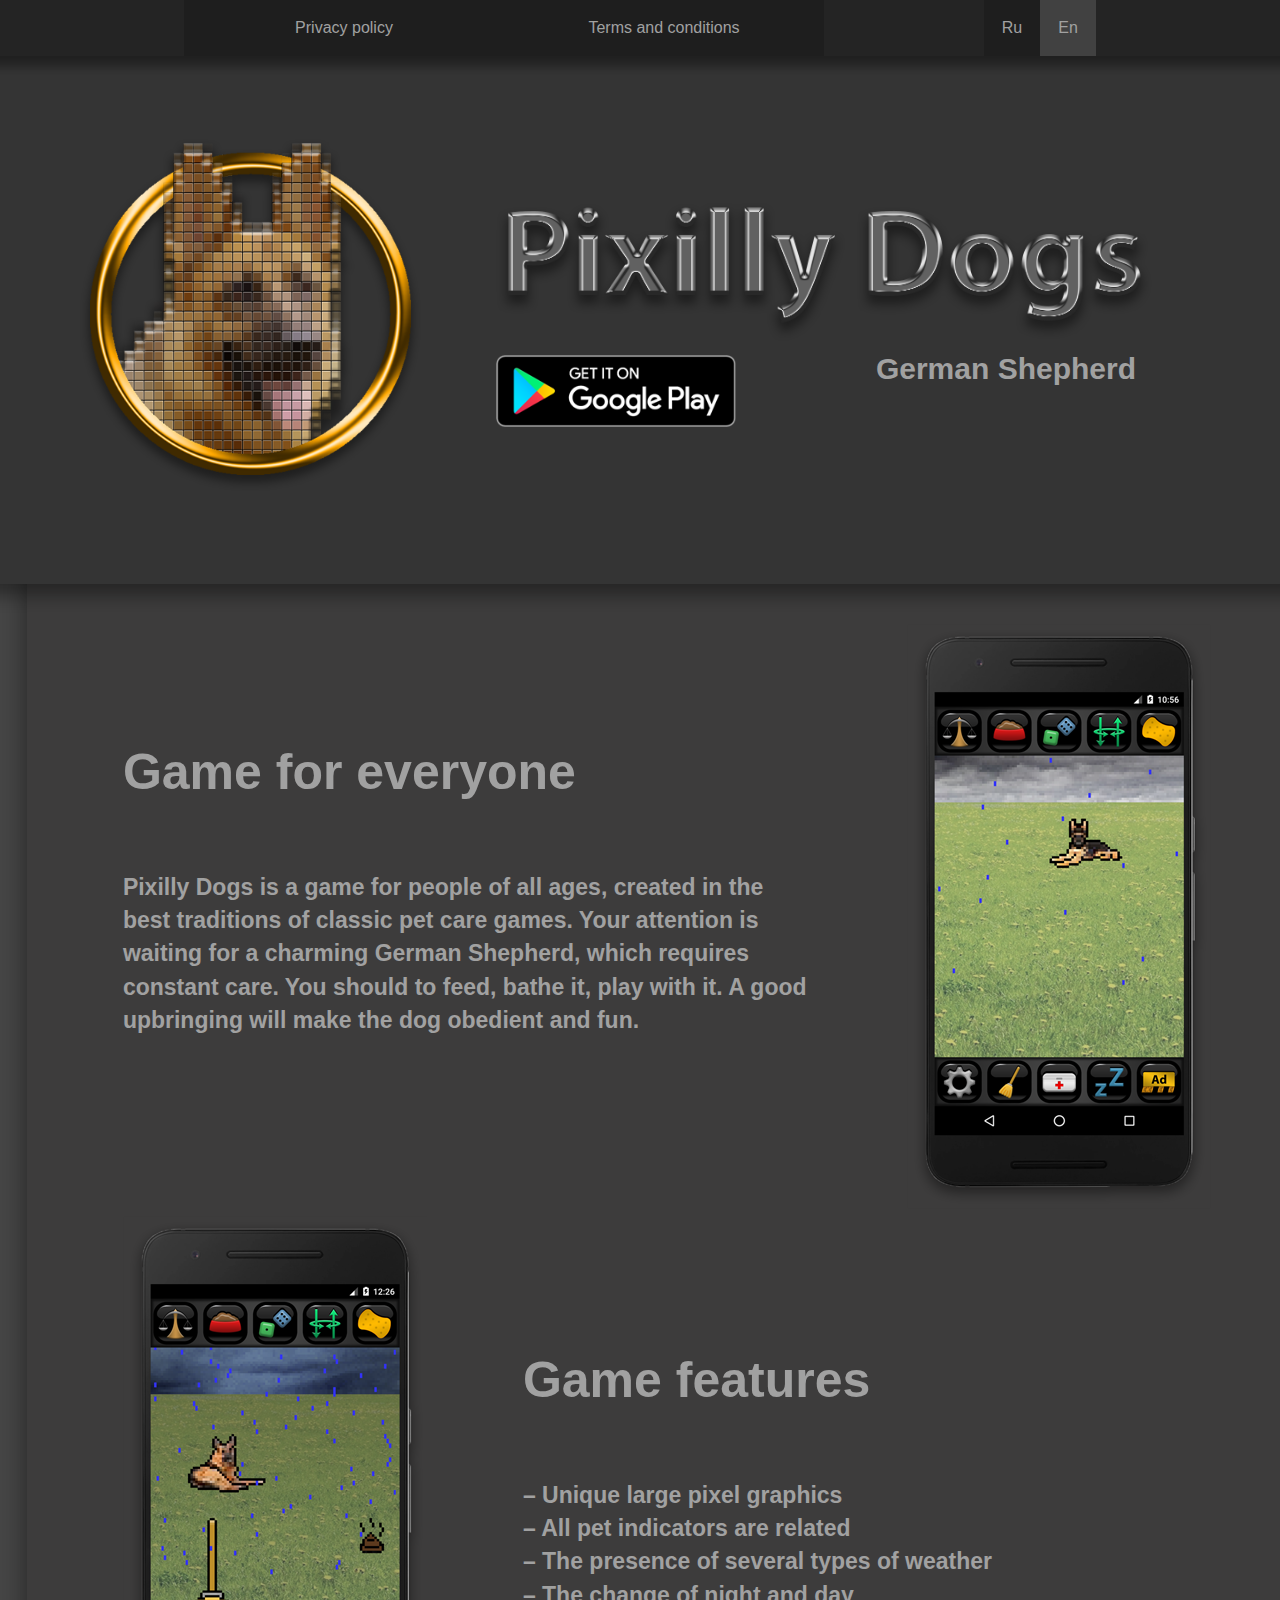
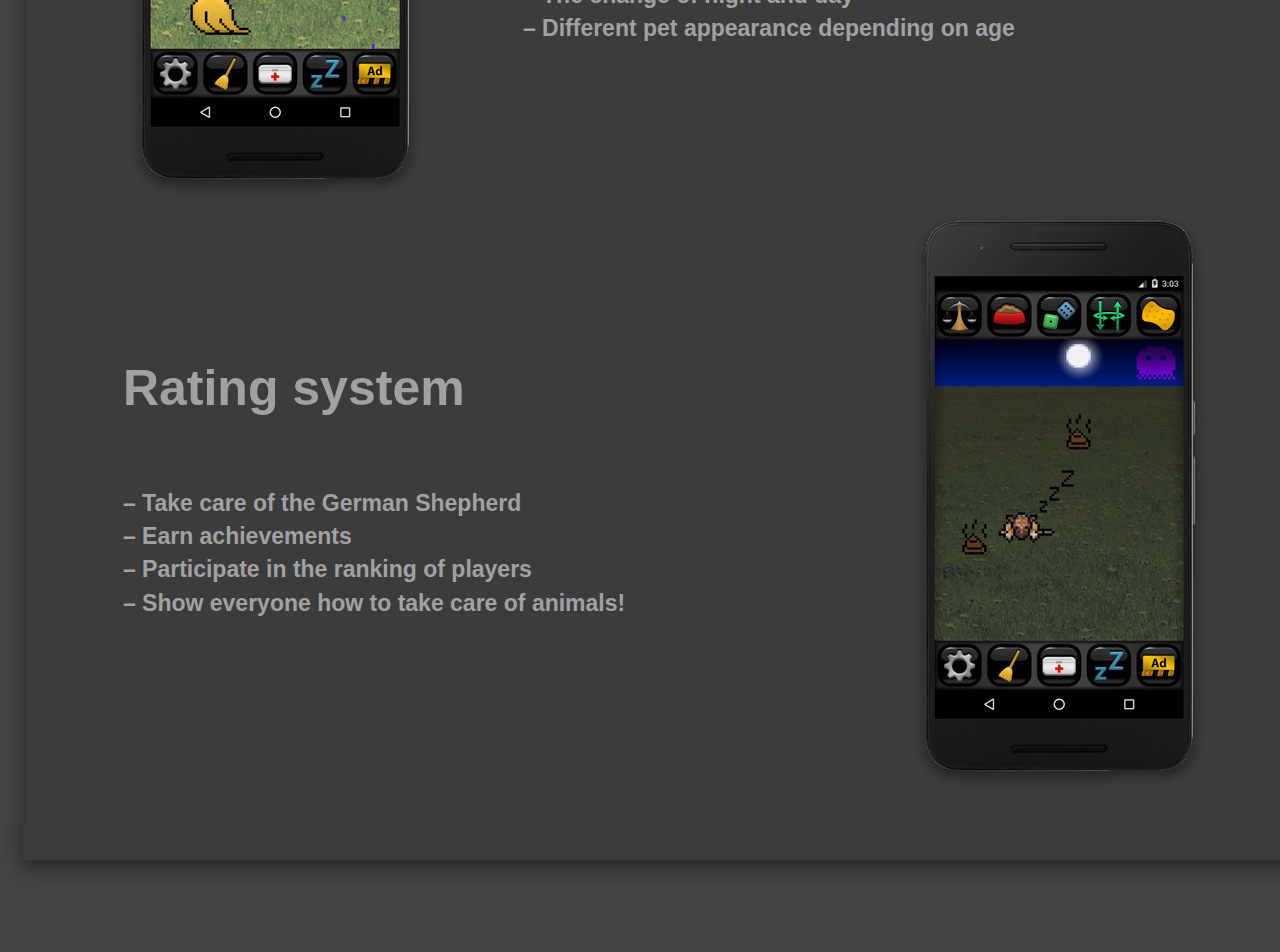
<file: index.html>
<!DOCTYPE html>
<html>
	<head>
		<meta charset='utf-8'>
		<meta name='viewport' content='width=device-width'>
		<meta name="yandex-verification" content="d3552715581b7637" />
		<title>Pixilly Dogs</title>
		<link rel=STYLESHEET TYPE="text/css" HREF="css/style.css">
	</head>
	<body>
	
		<div id="menu">
			<div id="submenu">
				<div id="privacy_policy" class="btn">
					<a href="privacy_policy.html">Privacy policy</a>
				</div>
				<div id="terms" class="btn">
					<a href="terms_and_conditions.html">Terms and conditions</a>
				</div>
				<div id="ru" class="lang" style="margin-left: 10rem;">
					<a href="ru/index.html">Ru</a>
				</div>
				<div id="en">
					<a href="index.html">En</a>
				</div>
			</div>
		</div>
		
		<div id="title">
			<div id="top_shadow"></div>
			<div id="title_container">
				<div id="title_logo"></div>
				<div id="title_pd">
					<img src="images/title.png" style="width: 41rem" />
					<div id="gp_button">
						<a href="https://play.google.com/store/apps/details?id=com.jerox.pixillydog" >
							<img src="images/gp_en.png" style="width: 15rem; height: 4.5rem" />
						</a>
					</div>
					<div id="title_gh">
						German Shepherd
					</div>
				</div>
			</div>
		</div>
		
		<div id="middle_shadow"></div>
		
		<div id="content_container">
			<div id="left_shadow">	</div>
			<div id="content">
				<div id="middle_shadow"></div>
				<div class="content_item">
					<div style="float:left; width: 43rem; margin-top: 6rem;">
						<h1>Game for everyone</h1>
						<br>
						<h3>
						Pixilly Dogs is a game for people of all ages, created in the best traditions of 
						classic pet care games. Your attention is waiting for a charming German Shepherd, 
						which requires constant care. You should to feed, bathe it, play with it. A good 
						upbringing will make the dog obedient and fun.
						</h3>
					</div>
					<img src="images/screen1.png" style="float:right;"/>
				</div>
				<div class="content_item">
					<div style="float:right; width: 43rem; margin-top: 7rem;">
						<h1>Game features</h1>
						<br>
						<h3>
						&#8211; Unique large pixel graphics<br>
						&#8211; All pet indicators are related<br>
						&#8211; The presence of several types of weather<br>
						&#8211; The change of night and day<br>
						&#8211; Different pet appearance depending on age
						</h3>
					</div>
					<img src="images/screen2.png" style="float:left;"/>
				</div>
				<div class="content_item">
					<div style="float:left; width: 43rem; margin-top: 8rem;">
						<h1>Rating system</h1>
						<br>
						<h3>
						&#8211; Take care of the German Shepherd<br>
						&#8211; Earn achievements<br>
						&#8211; Participate in the ranking of players<br>
						&#8211; Show everyone how to take care of animals!
						</h3>
					</div>
					<img src="images/screen3.png" style="float:right;"/>
				</div>
			</div>
			<div id="right_shadow"></div>
		</div>
		<div id="bottom">
			<img src="images/bottom_shadow.png" style="display: block; width: 82.9rem; margin: 0 auto;"/>
		</div>
		
		
		
		
		
		
		
	</body>
</html>
</file>
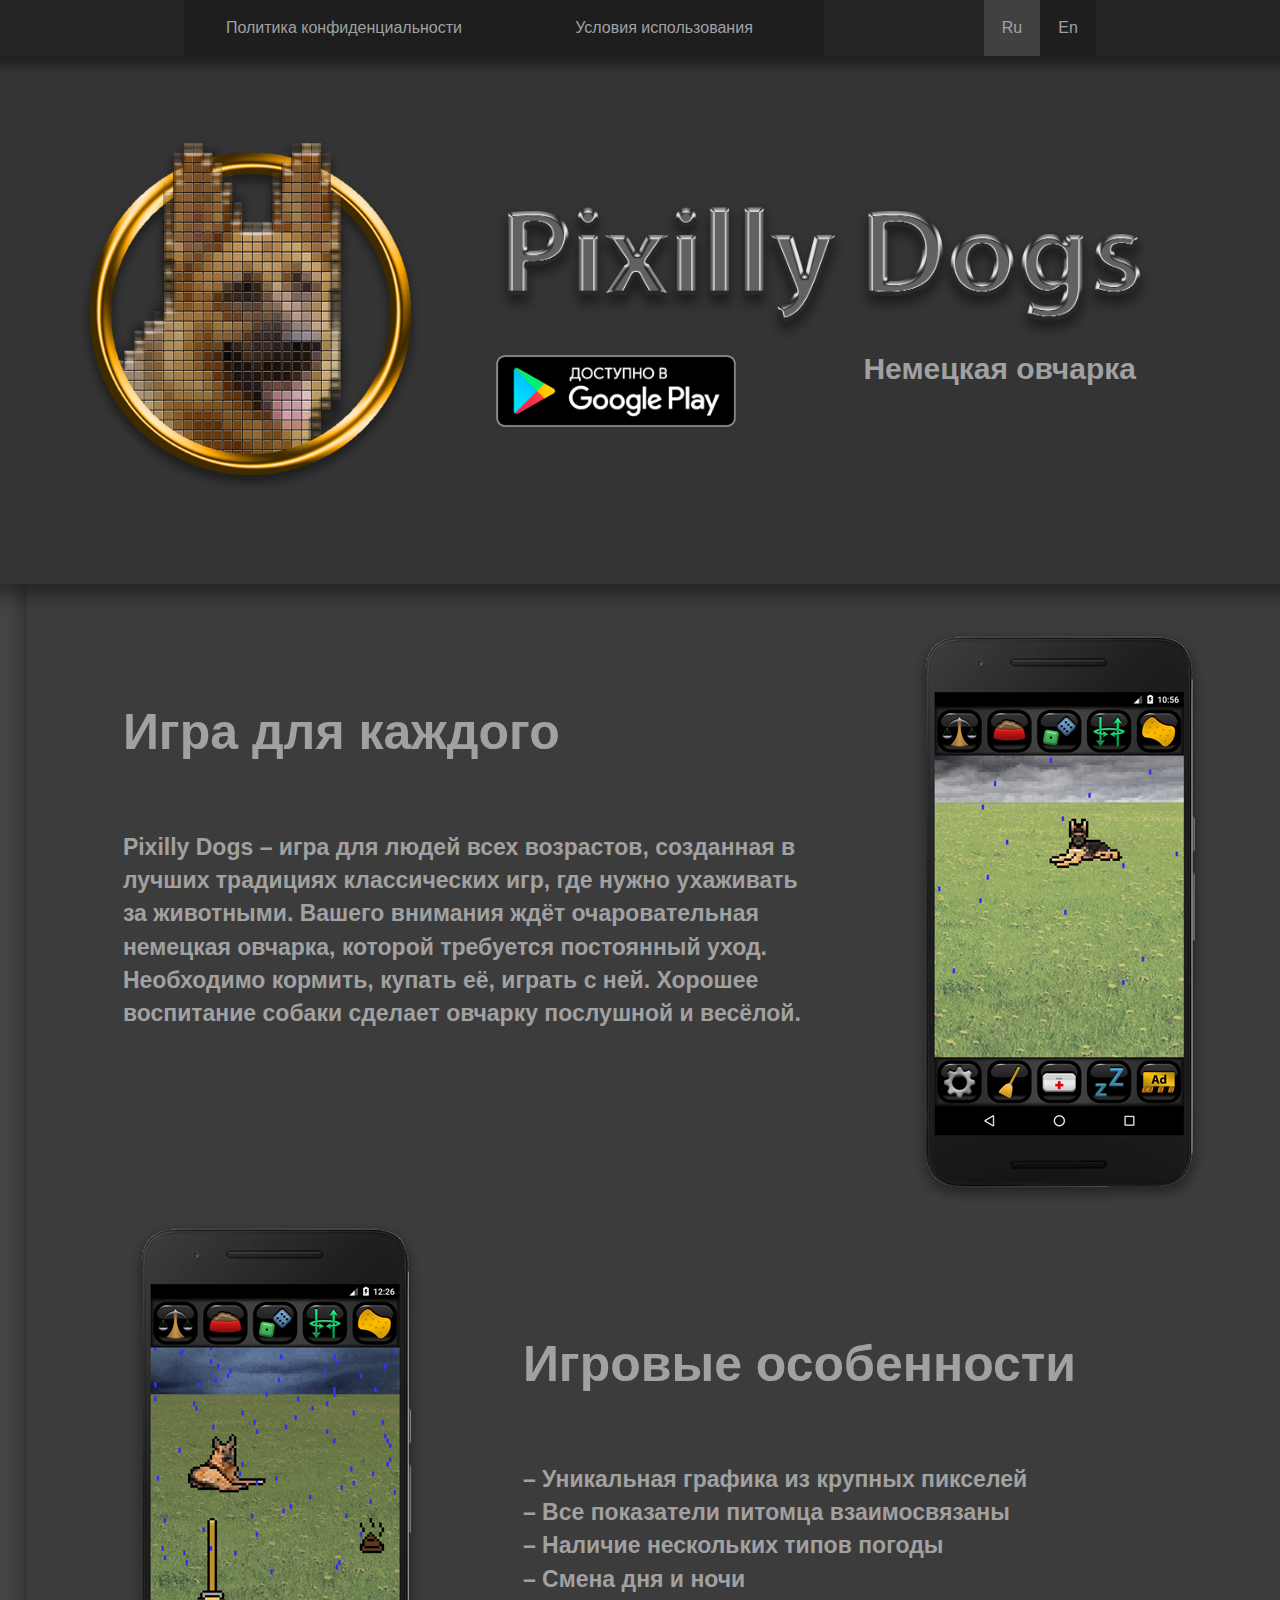
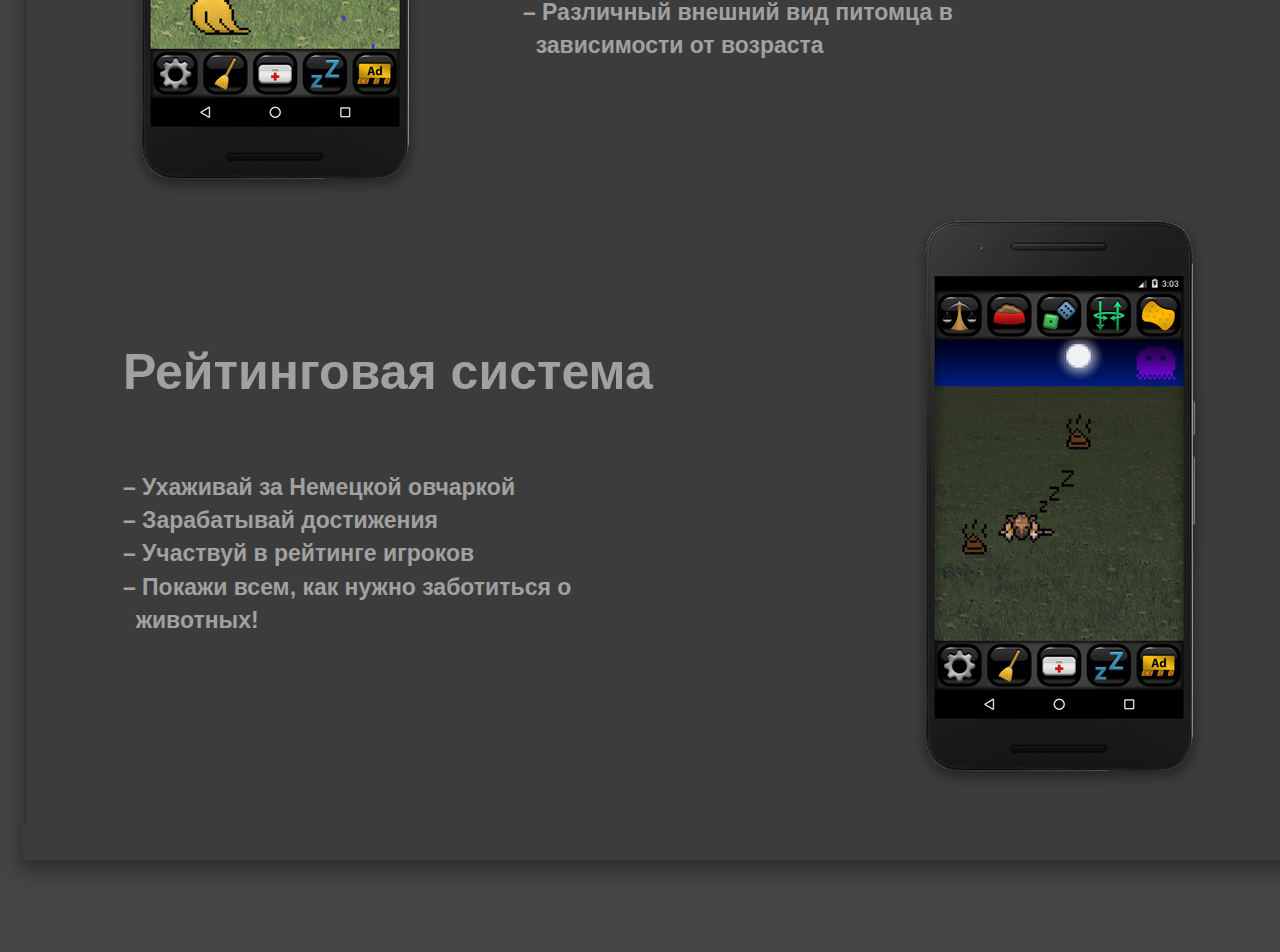
<file: ru/index.html>
<!DOCTYPE html>
<html>
	<head>
		<meta charset='utf-8'>
		<meta name='viewport' content='width=device-width'>
		<title>Pixilly Dogs</title>
		<link rel=STYLESHEET TYPE="text/css" HREF="css/style.css">
	</head>
	<body>
	
		<div id="menu">
			<div id="submenu">
				<div id="privacy_policy" class="btn">
					<a href="../privacy_policy.html">Политика конфиденциальности</a>
				</div>
				<div id="terms" class="btn">
					<a href="../terms_and_conditions.html">Условия использования</a>
				</div>
				<div id="ru" style="margin-left: 10rem;">
					<a href="index.html">Ru</a>
				</div>
				<div id="en" class="lang">
					<a href="../index.html">En</a>
				</div>
			</div>
		</div>
		
		<div id="title">
			<div id="top_shadow"></div>
			<div id="title_container">
				<div id="title_logo"></div>
				<div id="title_pd">
					<img src="../images/title.png" style="width: 41rem" />
					<div id="gp_button">
						<a href="https://play.google.com/store/apps/details?id=com.jerox.pixillydog" >
							<img src="../images/gp.png" style="width: 15rem; height: 4.5rem" />
						</a>
					</div>
					<div id="title_gh">
						Немецкая овчарка
					</div>
				</div>
			</div>
		</div>
		
		<div id="middle_shadow"></div>
		
		<div id="content_container">
			<div id="left_shadow">	</div>
			<div id="content">
				<div id="middle_shadow"></div>
				<div class="content_item">
					<div style="float:left; width: 43rem; margin-top: 3.5rem;">
						<h1>Игра для каждого</h1>
						<br>
						<h3>
						Pixilly Dogs &#8211; игра для людей всех возрастов, созданная в лучших традициях классических 
						игр, где нужно ухаживать за животными. Вашего внимания ждёт очаровательная 
						немецкая овчарка, которой требуется постоянный уход. Необходимо кормить, 
						купать её, играть с ней. Хорошее воспитание собаки сделает овчарку послушной и весёлой. 
						</h3>
					</div>
					<img src="../images/screen1.png" style="float:right;"/>
				</div>
				<div class="content_item">
					<div style="float:right; width: 43rem; margin-top: 6rem;">
						<h1>Игровые особенности</h1>
						<br>
						<h3>
						&#8211; Уникальная графика из крупных пикселей<br>
						&#8211; Все показатели питомца взаимосвязаны<br>
						&#8211; Наличие нескольких типов погоды<br>
						&#8211; Смена дня и ночи<br>
						&#8211; Различный внешний вид питомца в <br>
						&#160; зависимости от возраста
						</h3>
					</div>
					<img src="../images/screen2.png" style="float:left;"/>
				</div>
				<div class="content_item">
					<div style="float:left; width: 43rem; margin-top: 7rem;">
						<h1>Рейтинговая система</h1>
						<br>
						<h3>
						&#8211; Ухаживай за Немецкой овчаркой<br>
						&#8211; Зарабатывай достижения<br>
						&#8211; Участвуй в рейтинге игроков<br>
						&#8211; Покажи всем, как нужно заботиться о<br>
						&#160; животных!
						</h3>
					</div>
					<img src="../images/screen3.png" style="float:right;"/>
				</div>
			</div>
			<div id="right_shadow"></div>
		</div>
		<div id="bottom">
			<img src="../images/bottom_shadow.png" style="display: block; width: 82.9rem; margin: 0 auto;"/>
		</div>	
	</body>
</html>
</file>
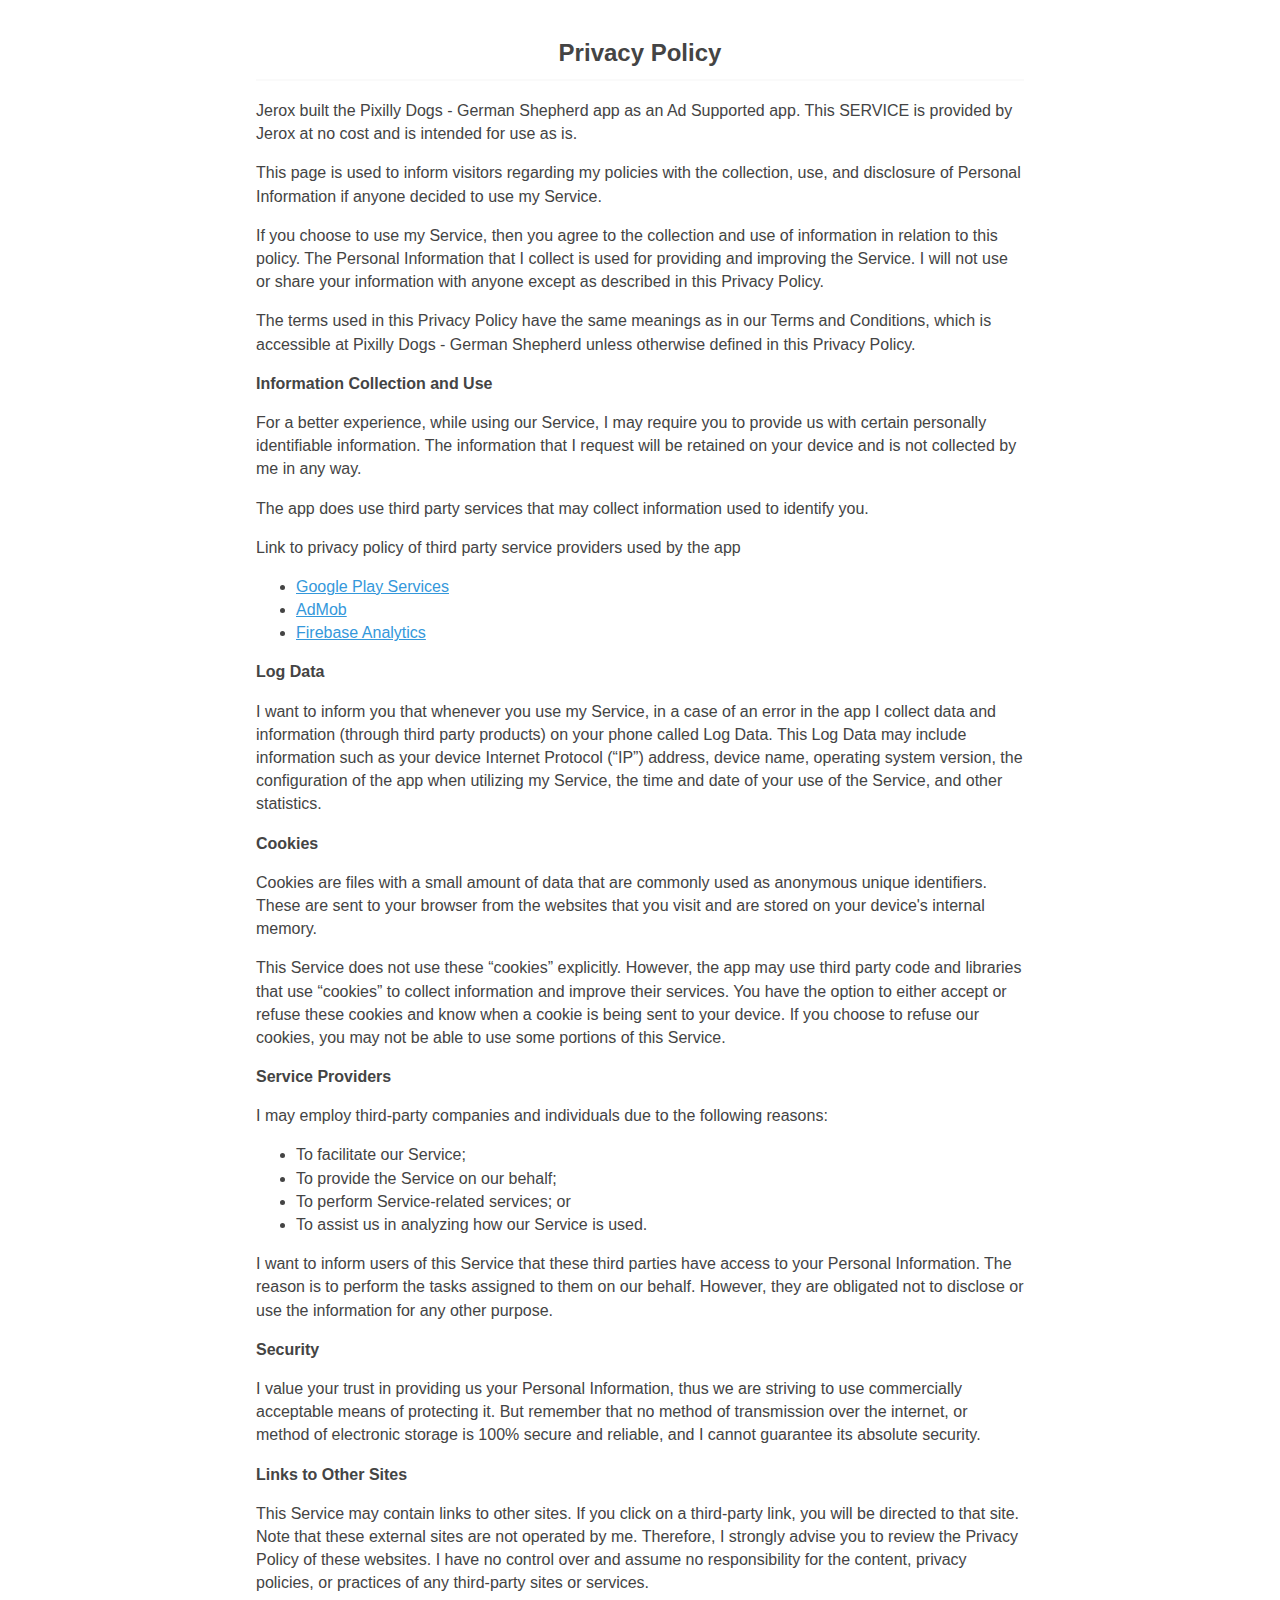
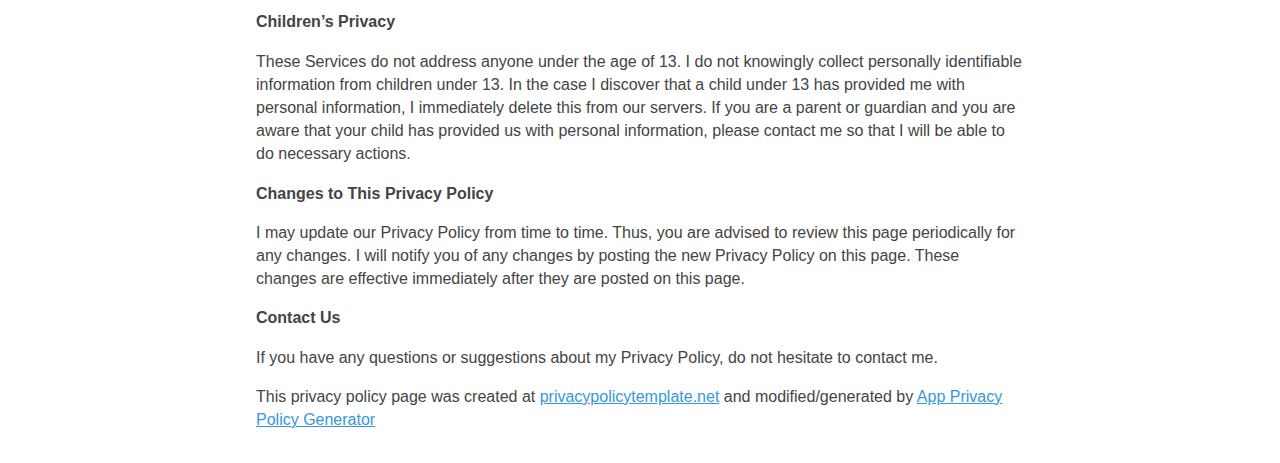
<file: privacy_policy.html>
<!DOCTYPE html>
    <html>
    <head>
      <meta charset='utf-8'>
      <meta name='viewport' content='width=device-width'>
      <title>Privacy Policy</title>
      <style> 
	  html {
		font-size: 16px;
		max-width: 100%;
	}
 body {
   color: #444;
   font-family: "Helvetica Neue", Helvetica, Arial, sans-serif;
   font-weight: 300;
   margin: 0 auto;
   max-width: 48rem;
   line-height: 1.45;
   padding: 1rem;
 }
 h1, h2, h3 {
   border-bottom: 2px solid #fafafa;
   margin-bottom: 1.15rem;
   padding-bottom: .5rem;
   text-align: center;
 }
 a, a:visited {
   color: #3498db;
 }
 a:hover, a:focus, a:active {
   color: #2980b9;
 }
	  
	</style>
    </head>
    <body>
    <h2>Privacy Policy</h2> <p> Jerox built the Pixilly Dogs - German Shepherd app as an Ad Supported app. This SERVICE is provided by
                    Jerox at no cost and is intended for use as is.
                  </p> <p>This page is used to inform visitors regarding my policies with the collection, use, and disclosure
                    of Personal Information if anyone decided to use my Service.
                  </p> <p>If you choose to use my Service, then you agree to the collection and use of information in
                    relation to this policy. The Personal Information that I collect is used for providing and improving
                    the Service. I will not use or share your information with anyone except as described
                    in this Privacy Policy.
                  </p> <p>The terms used in this Privacy Policy have the same meanings as in our Terms and Conditions, which is
                    accessible at Pixilly Dogs - German Shepherd unless otherwise defined in this Privacy Policy.
                  </p> <p><strong><b>Information Collection and Use</b></strong></p> <p>For a better experience, while using our Service, I may require you to provide us with certain
                    personally identifiable information. The information that I request will be retained on your device and is not collected by me in any way.
                  </p> <p>The app does use third party services that may collect information used to identify you.</p> <div><p>Link to privacy policy of third party service providers used by the app</p> <ul><li><a href="https://www.google.com/policies/privacy/" target="_blank">Google Play Services</a></li><li><a href="https://support.google.com/admob/answer/6128543?hl=en" target="_blank">AdMob</a></li><li><a href="https://firebase.google.com/policies/analytics" target="_blank">Firebase Analytics</a></li><!----><!----><!----><!----><!----></ul></div> <p><strong><b>Log Data</b></strong></p> <p> I want to inform you that whenever you use my Service, in a case of
                    an error in the app I collect data and information (through third party products) on your phone
                    called Log Data. This Log Data may include information such as your device Internet Protocol (“IP”) address,
                    device name, operating system version, the configuration of the app when utilizing my Service,
                    the time and date of your use of the Service, and other statistics.
                  </p> <p><strong><b>Cookies</b></strong></p> <p>Cookies are files with a small amount of data that are commonly used as anonymous unique identifiers.
                    These are sent to your browser from the websites that you visit and are stored on your device's internal
                    memory.
                  </p> <p>This Service does not use these “cookies” explicitly. However, the app may use third party code and
                    libraries that use “cookies” to collect information and improve their services. You have the option to
                    either accept or refuse these cookies and know when a cookie is being sent to your device. If you choose
                    to refuse our cookies, you may not be able to use some portions of this Service.
                  </p> <p><strong><b>Service Providers</b></strong></p> <p> I may employ third-party companies and individuals due to the following reasons:</p> <ul><li>To facilitate our Service;</li> <li>To provide the Service on our behalf;</li> <li>To perform Service-related services; or</li> <li>To assist us in analyzing how our Service is used.</li></ul> <p> I want to inform users of this Service that these third parties have access to
                    your Personal Information. The reason is to perform the tasks assigned to them on our behalf. However,
                    they are obligated not to disclose or use the information for any other purpose.
                  </p> <p><strong><b>Security</b></strong></p> <p> I value your trust in providing us your Personal Information, thus we are striving
                    to use commercially acceptable means of protecting it. But remember that no method of transmission over
                    the internet, or method of electronic storage is 100% secure and reliable, and I cannot guarantee
                    its absolute security.
                  </p> <p><strong><b>Links to Other Sites</b></strong></p> <p>This Service may contain links to other sites. If you click on a third-party link, you will be directed
                    to that site. Note that these external sites are not operated by me. Therefore, I strongly
                    advise you to review the Privacy Policy of these websites. I have no control over
                    and assume no responsibility for the content, privacy policies, or practices of any third-party sites
                    or services.
                  </p> <p><strong><b>Children’s Privacy</b></strong></p> <p>These Services do not address anyone under the age of 13. I do not knowingly collect
                    personally identifiable information from children under 13. In the case I discover that a child
                    under 13 has provided me with personal information, I immediately delete this from
                    our servers. If you are a parent or guardian and you are aware that your child has provided us with personal
                    information, please contact me so that I will be able to do necessary actions.
                  </p> <p><strong><b>Changes to This Privacy Policy</b></strong></p> <p> I may update our Privacy Policy from time to time. Thus, you are advised to review
                    this page periodically for any changes. I will notify you of any changes by posting
                    the new Privacy Policy on this page. These changes are effective immediately after they are posted on
                    this page.
                  </p> <p><strong><b>Contact Us</b></strong></p> <p>If you have any questions or suggestions about my Privacy Policy, do not hesitate to contact
                    me.
                  </p> <p>This privacy policy page was created at <a href="https://privacypolicytemplate.net" target="_blank">privacypolicytemplate.net</a>
                    and modified/generated by <a href="https://app-privacy-policy-generator.firebaseapp.com/" target="_blank">App
                      Privacy Policy Generator</a></p>
    </body>
    </html>
</file>
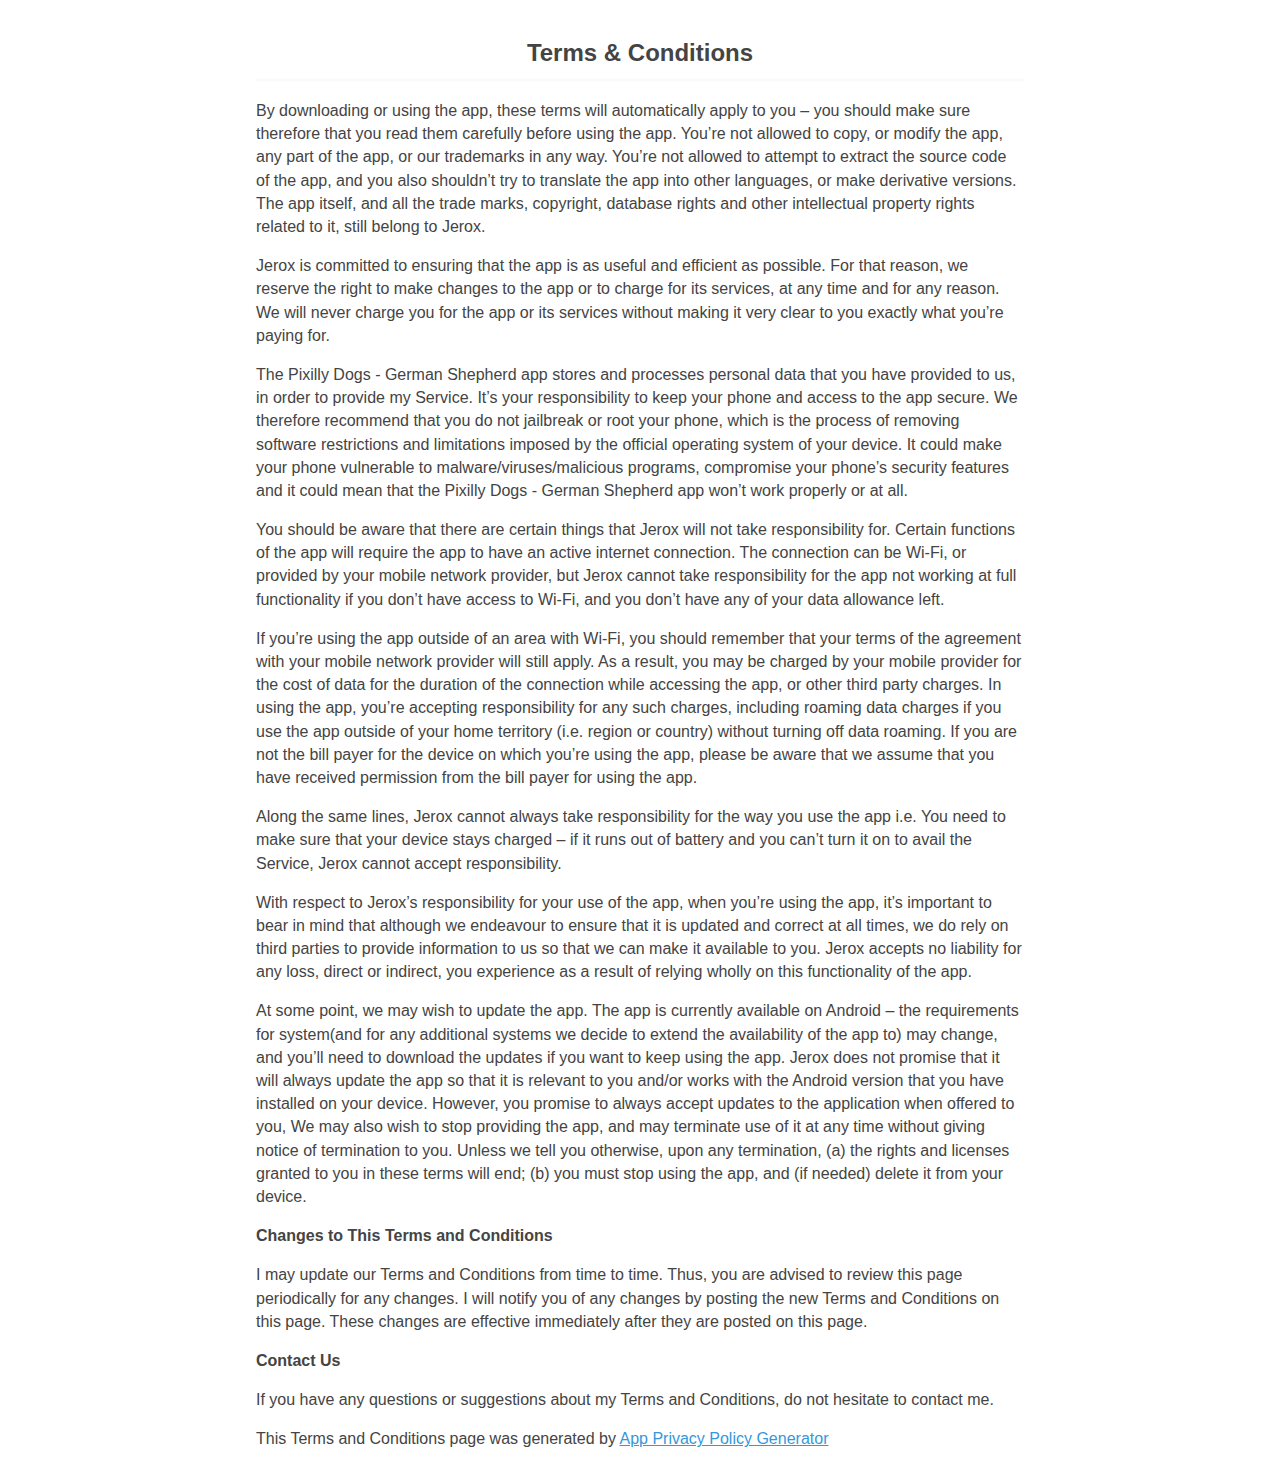
<file: terms_and_conditions.html>
<!DOCTYPE html>
    <html>
    <head>
      <meta charset='utf-8'>
      <meta name='viewport' content='width=device-width'>
      <title>Terms &amp; Conditions</title>
      <style>
	  html {
   font-size: 16px;
   max-width: 100%;
 }
 body {
   color: #444;
   font-family: "Helvetica Neue", Helvetica, Arial, sans-serif;
   font-weight: 300;
   margin: 0 auto;
   max-width: 48rem;
   line-height: 1.45;
   padding: 1rem;
 }
 h1, h2, h3 {
   border-bottom: 2px solid #fafafa;
   margin-bottom: 1.15rem;
   padding-bottom: .5rem;
   text-align: center;
 }
 a, a:visited {
   color: #3498db;
 }
 a:hover, a:focus, a:active {
   color: #2980b9;
 }
	  </style>
    </head>
    <body>
    <h2>Terms &amp; Conditions</h2> <p>By downloading or using the app, these terms will automatically apply to you – you should make sure
                    therefore that you read them carefully before using the app. You’re not allowed to copy, or modify the
                    app, any part of the app, or our trademarks in any way. You’re not allowed to attempt to extract the
                    source code of the app, and you also shouldn’t try to translate the app into other languages, or make
                    derivative versions. The app itself, and all the trade marks, copyright, database rights and other intellectual
                    property rights related to it, still belong to Jerox.</p> <p>Jerox is committed to ensuring that the app is as useful and efficient as possible. For
                    that reason, we reserve the right to make changes to the app or to charge for its services, at any time
                    and for any reason. We will never charge you for the app or its services without making it very clear
                    to you exactly what you’re paying for.</p> <p>The Pixilly Dogs - German Shepherd app stores and processes personal data that you have provided to us, in order to provide
                    my Service. It’s your responsibility to keep your phone and access to the app secure. We therefore
                    recommend that you do not jailbreak or root your phone, which is the process of removing software restrictions
                    and limitations imposed by the official operating system of your device. It could make your phone vulnerable
                    to malware/viruses/malicious programs, compromise your phone’s security features and it could mean that
                    the Pixilly Dogs - German Shepherd app won’t work properly or at all. </p> <p>You should be aware that there are certain things that Jerox will not take responsibility
                    for. Certain functions of the app will require the app to have an active internet connection. The connection
                    can be Wi-Fi, or provided by your mobile network provider, but Jerox cannot take responsibility
                    for the app not working at full functionality if you don’t have access to Wi-Fi, and you don’t have any
                    of your data allowance left.
                    </p><p></p><p>If you’re using the app outside of an area with Wi-Fi, you should remember that your terms of the
                        agreement with your mobile network provider will still apply. As a result, you may be charged by
                        your mobile provider for the cost of data for the duration of the connection while accessing the
                        app, or other third party charges. In using the app, you’re accepting responsibility for any such
                        charges, including roaming data charges if you use the app outside of your home territory (i.e. region
                        or country) without turning off data roaming. If you are not the bill payer for the device on which
                        you’re using the app, please be aware that we assume that you have received permission from the bill
                        payer for using the app.</p> <p>Along the same lines, Jerox cannot always take responsibility for the way you use
                        the app i.e. You need to make sure that your device stays charged – if it runs out of battery and
                        you can’t turn it on to avail the Service, Jerox cannot accept responsibility.</p> <p>With respect to Jerox’s responsibility for your use of the app, when you’re using
                        the app, it’s important to bear in mind that although we endeavour to ensure that it is updated and
                        correct at all times, we do rely on third parties to provide information to us so that we can make
                        it available to you. Jerox accepts no liability for any loss, direct or indirect,
                        you experience as a result of relying wholly on this functionality of the app.</p> <p>At some point, we may wish to update the app. The app is currently available on Android – the
                        requirements for system(and for any additional systems we decide to extend the availability
                        of the app to) may change, and you’ll need to download the updates if you want to keep using the
                        app. Jerox does not promise that it will always update the app so that it is relevant
                        to you and/or works with the Android version that you have installed on your device. However,
                        you promise to always accept updates to the application when offered to you, We may also wish to
                        stop providing the app, and may terminate use of it at any time without giving notice of termination
                        to you. Unless we tell you otherwise, upon any termination, (a) the rights and licenses granted to
                        you in these terms will end; (b) you must stop using the app, and (if needed) delete it from your
                        device.
                      </p> <p><strong><b>Changes to This Terms and Conditions</b></strong></p> <p> I may update our Terms and Conditions from time to time. Thus, you are advised
                        to review this page periodically for any changes. I will notify you of any
                        changes by posting the new Terms and Conditions on this page. These changes are effective immediately
                        after they are posted on this page.
                      </p> <p><strong><b>Contact Us</b></strong></p> <p>If you have any questions or suggestions about my Terms and Conditions, do not hesitate
                        to contact me.
                      </p> <p>This Terms and Conditions page was generated by <a href="https://app-privacy-policy-generator.firebaseapp.com/" target="_blank">App Privacy Policy Generator</a></p>
    </body>
    </html>
</file>
<file: css/style.css>
html {
	font-size: 16px;
	max-width: 100%;
}

body {
	background: #454545;
	color: #a1a1a1;
	font-family: "Helvetica Neue", Helvetica, Arial, sans-serif;
	font-weight: 300;
	margin: 0;
	line-height: 1.45;
	width: inherit;
}

h1 {
	font-weight: 800;
	font-size: 50px;
	margin: 1rem 0;
}

h3 {
	font-weight: 800;
	font-size: 23px;
}

div[id=menu] {
	background-color: #242424;
	width: inherit;
	height: 3.5rem;
	text-align: center;
}

div[id=ru] {
	width: 3.5rem;
	height: inherit;
	float: left;
}

div[id=en] {
	background-color: #414141;
	width: 3.5rem;
	height: inherit;
	float: left;
}

div[id=submenu]{
	margin-left: auto; 
	margin-right: auto; 
	height:inherit; 
	width:57rem;
}

div[id=title]{
	background-color: #343434;
	width: inherit; 
	height: 33rem;
}

div[id=content]{
	background-color: #3d3c3c;
	width: 80rem; 
	height: inherit;
	float: left;
}

div[id=title_logo]{
	display: block;
	width: 22rem; 
	height: 22rem;
	background-image: url(../images/logo.png);
	background-repeat: no-repeat;
	background-size: contain;
	float: left;
}

div[id=title_pd]{
	display: block;
	float: left;
	width: 48rem; 
	height: 22rem;
	box-sizing: border-box;
	padding: 4rem;
}

div[id=gp_button]{
	display: block;
	width: 15rem; 
	height: 4.5rem;
	margin-top: .5rem;
	float: left;
}

div[id=title_gh]{
	display: block;
	width: 25rem; 
	height: 5rem;
	float: left;
	font-weight: 800;
	font-size: 30px;
	text-align: right;
}

div[id=top_shadow]{
	display: block;
	width: inherit; 
	height: 1.2rem;
	background-image: url(../images/top_shadow.png);
	background-repeat: repeat-x;
}

div[id=middle_shadow]{
	display: block;
	width: 100%; 
	height: 2.5rem;
	background-image: url(../images/middle_shadow.png);
	background-repeat: repeat-x;
}

div[id=title_container]{
	display: block;
	width: 70rem;
	height: 33rem;
	margin: 4rem auto;
}

div[id=left_shadow]{
	float: left;
	width: 1.68rem; 
	height: inherit;
	background-image: url(../images/left_shadow.png);
}

div[id=right_shadow]{
	float: left;
	width: 1.68rem; 
	height: inherit;
	background-image: url(../images/right_shadow.png);
}

div[id=content_container]{
	margin: -2.5rem auto;
	width: 83.4rem; 
	height: 115rem;
}

div[id=bottom] {
	width: inherit;
	height: 8rem;
	/*background: #0000ff*;*/
	margin-top: 2.5rem;
}

div[id=bottom_shadow]{
	display: block;
	width: 80rem; 
	height: 5rem;
	margin: 0 auto;
	background-image: url(../images/bottom_shadow.png);
	background-repeat: no-repeat;
}

.btn {
	background-color: #1e1e1e;
	width: 20rem;
	height: inherit;
	transition: background-color .3s linear;
	float: left;
}

.lang {
	background-color: #1e1e1e;
	width: 3.5rem;
	height: 100%;
	-moz-transition: background-color .3s linear;
	-webkit-transition: background-color .3s linear;
	transition: background-color .3s linear;
	float: left;
}

.content_item {
	width: 68rem;
	height: 37rem;
	margin: 0 auto;
	/*background: #0000ff;*/
}

.lang:hover {
	background-color: #2e2e2e;
}

.btn:hover {
	background-color: #2e2e2e;
}

a, a:visited {
	color: #a1a1a1;
	text-decoration: none;
	line-height: 3.5rem;
	display: block;
}

a:hover, a:focus, a:active {
	color: #a1a1a1;
	outline: none;
}
</file>
<file: ru/css/style.css>
html {
	font-size: 16px;
	max-width: 100%;
}

body {
	background: #454545;
	color: #a1a1a1;
	font-family: "Helvetica Neue", Helvetica, Arial, sans-serif;
	font-weight: 300;
	margin: 0;
	line-height: 1.45;
	width: inherit;
}

h1 {
	font-weight: 800;
	font-size: 50px;
	margin: 1rem 0;
}

h3 {
	font-weight: 800;
	font-size: 23px;
}

div[id=menu] {
	background-color: #242424;
	width: inherit;
	height: 3.5rem;
	text-align: center;
}

div[id=ru] {
	background-color: #414141;
	width: 3.5rem;
	height: inherit;
	float: left;
}

div[id=submenu]{
	margin-left: auto; 
	margin-right: auto; 
	height:inherit; 
	width:57rem;
}

div[id=title]{
	background-color: #343434;
	width: inherit; 
	height: 33rem;
}

div[id=content]{
	background-color: #3d3c3c;
	width: 80rem; 
	height: inherit;
	float: left;
}

div[id=title_logo]{
	display: block;
	width: 22rem; 
	height: 22rem;
	background-image: url(../../images/logo.png);
	background-repeat: no-repeat;
	background-size: contain;
	float: left;
}

div[id=title_pd]{
	display: block;
	float: left;
	width: 48rem; 
	height: 22rem;
	box-sizing: border-box;
	padding: 4rem;
}

div[id=gp_button]{
	display: block;
	width: 15rem; 
	height: 4.5rem;
	margin-top: .5rem;
	float: left;
}

div[id=title_gh]{
	display: block;
	width: 25rem; 
	height: 5rem;
	float: left;
	font-weight: 800;
	font-size: 30px;
	text-align: right;
}

div[id=top_shadow]{
	display: block;
	width: inherit; 
	height: 1.2rem;
	background-image: url(../../images/top_shadow.png);
	background-repeat: repeat-x;
}

div[id=middle_shadow]{
	display: block;
	width: 100%; 
	height: 2.5rem;
	background-image: url(../../images/middle_shadow.png);
	background-repeat: repeat-x;
}

div[id=title_container]{
	display: block;
	width: 70rem;
	height: 33rem;
	margin: 4rem auto;
}

div[id=left_shadow]{
	float: left;
	width: 1.68rem; 
	height: inherit;
	background-image: url(../../images/left_shadow.png);
}

div[id=right_shadow]{
	float: left;
	width: 1.68rem; 
	height: inherit;
	background-image: url(../../images/right_shadow.png);
}

div[id=content_container]{
	margin: -2.5rem auto;
	width: 83.4rem; 
	height: 115rem;
}

div[id=bottom] {
	width: inherit;
	height: 8rem;
	/*background: #0000ff*;*/
	margin-top: 2.5rem;
}

div[id=bottom_shadow]{
	display: block;
	width: 80rem; 
	height: 5rem;
	margin: 0 auto;
	background-image: url(../../images/bottom_shadow.png);
	background-repeat: no-repeat;
}

.btn {
	background-color: #1e1e1e;
	width: 20rem;
	height: inherit;
	transition: background-color .3s linear;
	float: left;
}

.lang {
	background-color: #1e1e1e;
	width: 3.5rem;
	height: 100%;
	-moz-transition: background-color .3s linear;
	-webkit-transition: background-color .3s linear;
	transition: background-color .3s linear;
	float: left;
}

.content_item {
	width: 68rem;
	height: 37rem;
	margin: 0 auto;
	/*background: #0000ff;*/
}

.lang:hover {
	background-color: #2e2e2e;
}

.btn:hover {
	background-color: #2e2e2e;
}

a, a:visited {
	color: #a1a1a1;
	text-decoration: none;
	line-height: 3.5rem;
	display: block;
}

a:hover, a:focus, a:active {
	color: #a1a1a1;
	outline: none;
}
</file>
